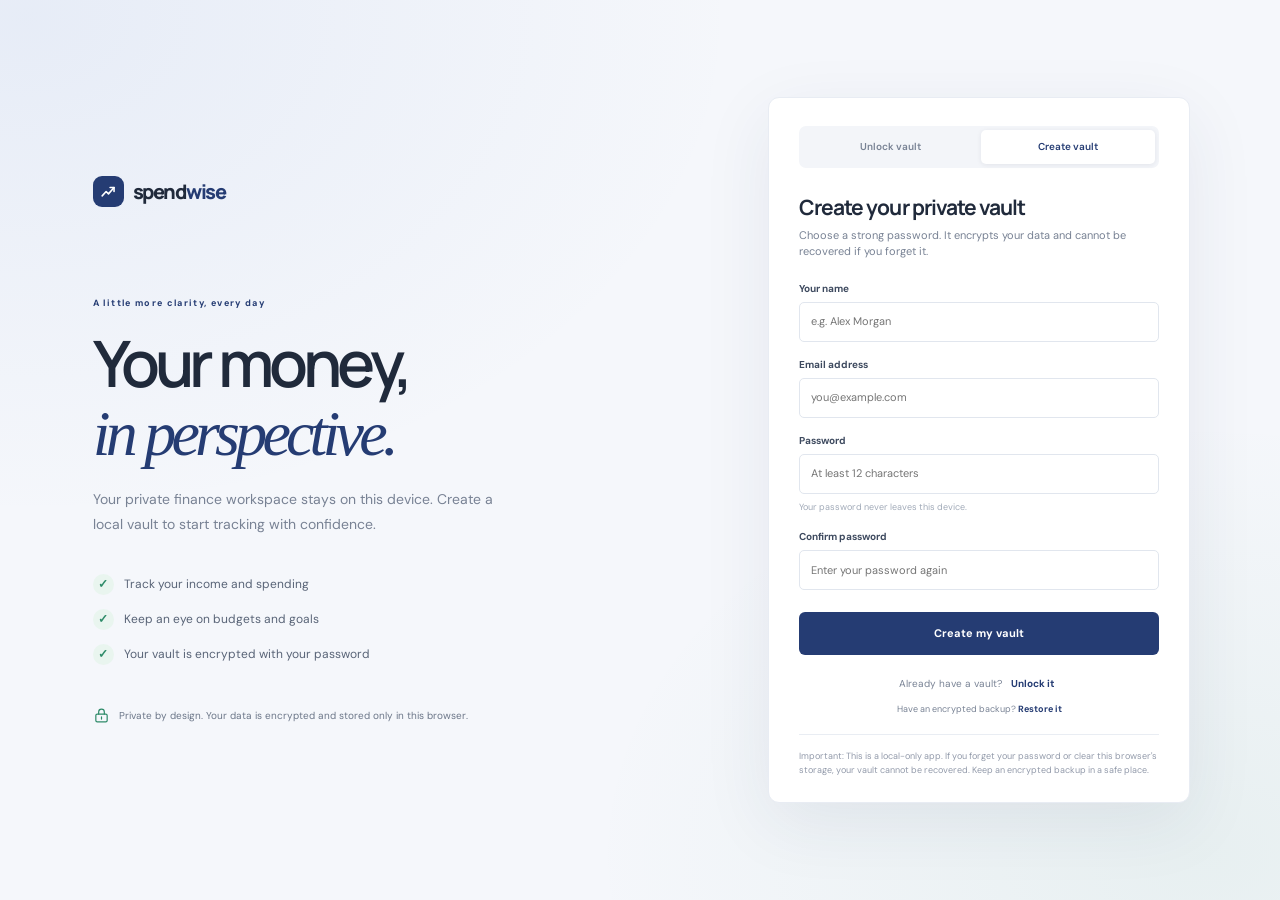
<file: index.html>
<!doctype html>
<html lang="en">
<head>
  <meta charset="utf-8">
  <meta name="viewport" content="width=device-width, initial-scale=1">
  <meta name="description" content="SpendWise helps you understand your money, plan your budget, and make progress toward your goals.">
  <meta name="theme-color" content="#f5f7fb">
  <title>SpendWise — Your money, in perspective</title>
  <link rel="preconnect" href="https://fonts.googleapis.com">
  <link rel="preconnect" href="https://fonts.gstatic.com" crossorigin>
  <link href="https://fonts.googleapis.com/css2?family=DM+Sans:wght@400;500;600;700&family=Manrope:wght@400;500;600;700;800&display=swap" rel="stylesheet">
  <link rel="stylesheet" href="css/spendwise.css">
  <script src="js/spendwise.js" defer></script>
</head>
<body>
  <!-- ==============================================================
       Authentication screen
       ============================================================== -->
  <!-- This screen is shown until a vault is created or successfully unlocked. -->
  <main class="auth-shell" id="auth-screen">
    <section class="auth-panel" aria-labelledby="auth-title">
      <a class="brand auth-brand" href="#" aria-label="SpendWise home">
        <span class="brand-mark" aria-hidden="true"><svg viewBox="0 0 24 24" fill="none" stroke="currentColor" stroke-width="2" stroke-linecap="round" stroke-linejoin="round"><path d="M4 17.5 9 12l3 3 7-8"/><path d="M14 7h5v5"/></svg></span>
        <span>spend<span>wise</span></span>
      </a>
      <div class="auth-copy">
        <div class="eyebrow">A little more clarity, every day</div>
        <h1 id="auth-title">Your money,<br><em>in perspective.</em></h1>
        <p>Your private finance workspace stays on this device. Create a local vault to start tracking with confidence.</p>
      </div>
      <div class="auth-benefits" aria-label="SpendWise benefits">
        <div><span class="benefit-check">✓</span> Track your income and spending</div>
        <div><span class="benefit-check">✓</span> Keep an eye on budgets and goals</div>
        <div><span class="benefit-check">✓</span> Your vault is encrypted with your password</div>
      </div>
      <div class="auth-privacy">
        <svg viewBox="0 0 24 24" fill="none" stroke="currentColor" stroke-width="1.7" stroke-linecap="round" stroke-linejoin="round" aria-hidden="true"><rect x="4" y="10" width="16" height="11" rx="2"/><path d="M8 10V7a4 4 0 0 1 8 0v3M12 14v3"/></svg>
        <span>Private by design. Your data is encrypted and stored only in this browser.</span>
      </div>
    </section>
    <section class="auth-card" aria-label="Sign in or create a vault">
      <div class="auth-tabs" role="tablist" aria-label="Account options">
        <button class="auth-tab active" id="login-tab" type="button" role="tab" aria-selected="true">Unlock vault</button>
        <button class="auth-tab" id="register-tab" type="button" role="tab" aria-selected="false">Create vault</button>
      </div>
      <div class="auth-heading"><h2 id="auth-form-title">Welcome back</h2><p id="auth-form-description">Enter your email and password to unlock your private workspace.</p></div>
      <form id="auth-form" novalidate>
        <div class="field-group" id="auth-name-group" hidden><label for="auth-name">Your name</label><input id="auth-name" name="name" autocomplete="name" placeholder="e.g. Alex Morgan"><span class="field-error" id="auth-name-error"></span></div>
        <div class="field-group"><label for="auth-email">Email address</label><input id="auth-email" name="email" type="email" autocomplete="email" required placeholder="you@example.com"><span class="field-error" id="auth-email-error"></span></div>
        <div class="field-group"><label for="auth-password">Password</label><input id="auth-password" name="password" type="password" autocomplete="current-password" required placeholder="At least 12 characters"><span class="field-hint" id="password-hint">Your password never leaves this device.</span><span class="field-error" id="auth-password-error"></span></div>
        <div class="field-group" id="auth-confirm-group" hidden><label for="auth-confirm">Confirm password</label><input id="auth-confirm" name="confirm" type="password" autocomplete="new-password" placeholder="Enter your password again"><span class="field-error" id="auth-confirm-error"></span></div>
        <div class="auth-error" id="auth-error" role="alert" hidden></div>
        <button class="primary-button auth-submit" id="auth-submit" type="submit">Unlock my vault</button>
      </form>
      <p class="auth-footnote" id="auth-footnote">New to SpendWise? <button type="button" id="switch-to-register">Create your local vault</button></p>
      <p class="auth-restore">Have an encrypted backup? <label for="auth-restore-file">Restore it</label><input class="sr-only" type="file" id="auth-restore-file" accept="application/json,.json"></p>
      <p class="auth-warning">Important: This is a local-only app. If you forget your password or clear this browser's storage, your vault cannot be recovered. Keep an encrypted backup in a safe place.</p>
    </section>
  </main>

  <!-- ==============================================================
       Main application shell
       ============================================================== -->
  <!-- The app shell contains navigation, workspace views, and account controls. -->
  <div class="app-shell" id="app-shell" hidden>
    <!-- Primary navigation: each button activates one workspace view. -->
    <aside class="sidebar" id="sidebar">
      <a class="brand sidebar-brand" href="#" aria-label="SpendWise dashboard"><span class="brand-mark" aria-hidden="true"><svg viewBox="0 0 24 24" fill="none" stroke="currentColor" stroke-width="2" stroke-linecap="round" stroke-linejoin="round"><path d="M4 17.5 9 12l3 3 7-8"/><path d="M14 7h5v5"/></svg></span><span>spend<span>wise</span></span></a>
      <div class="workspace-label">WORKSPACE</div>
      <nav class="side-nav" aria-label="Main navigation">
        <button class="nav-item active" type="button" data-view="dashboard"><svg viewBox="0 0 24 24" fill="none" stroke="currentColor" stroke-width="1.7" aria-hidden="true"><rect x="3" y="3" width="8" height="8" rx="1.5"/><rect x="14" y="3" width="7" height="5" rx="1.5"/><rect x="14" y="11" width="7" height="10" rx="1.5"/><rect x="3" y="14" width="8" height="7" rx="1.5"/></svg><span>Overview</span></button>
        <button class="nav-item" type="button" data-view="transactions"><svg viewBox="0 0 24 24" fill="none" stroke="currentColor" stroke-width="1.7" stroke-linecap="round" aria-hidden="true"><path d="M8 6h13M8 12h13M8 18h13M3 6h.01M3 12h.01M3 18h.01"/></svg><span>Transactions</span><span class="nav-count" id="transaction-count">0</span></button>
        <button class="nav-item" type="button" data-view="budgets"><svg viewBox="0 0 24 24" fill="none" stroke="currentColor" stroke-width="1.7" stroke-linecap="round" aria-hidden="true"><circle cx="12" cy="12" r="9"/><path d="M12 7v5l3 2"/></svg><span>Budgets</span></button>
        <button class="nav-item" type="button" data-view="goals"><svg viewBox="0 0 24 24" fill="none" stroke="currentColor" stroke-width="1.7" stroke-linecap="round" aria-hidden="true"><circle cx="12" cy="12" r="9"/><circle cx="12" cy="12" r="5"/><circle cx="12" cy="12" r="1"/></svg><span>Savings goals</span></button>
        <button class="nav-item" type="button" data-view="reports"><svg viewBox="0 0 24 24" fill="none" stroke="currentColor" stroke-width="1.7" stroke-linecap="round" stroke-linejoin="round" aria-hidden="true"><path d="M4 19V5M4 19h17m-14-4 4-5 3 2 5-7"/></svg><span>Reports</span></button>
      </nav>
      <div class="sidebar-bottom">
        <button class="nav-item" type="button" data-view="settings"><svg viewBox="0 0 24 24" fill="none" stroke="currentColor" stroke-width="1.7" stroke-linecap="round" stroke-linejoin="round" aria-hidden="true"><circle cx="12" cy="12" r="3"/><path d="m19.4 15 .1.1 1.4 1.1-1.4 2.4-1.7-.7a8.6 8.6 0 0 1-1.7 1l-.3 1.8h-2.8l-.3-1.8a8.6 8.6 0 0 1-1.7-1l-1.7.7-1.4-2.4 1.4-1.1a7.5 7.5 0 0 1 0-2l-1.4-1.1 1.4-2.4 1.7.7a8.6 8.6 0 0 1 1.7-1l.3-1.8h2.8l.3 1.8a8.6 8.6 0 0 1 1.7 1l1.7-.7 1.4 2.4-1.4 1.1a7.5 7.5 0 0 1 0 2Z"/></svg><span>Settings</span></button>
        <div class="sidebar-profile"><span class="profile-avatar" id="profile-avatar">S</span><span class="profile-copy"><strong id="profile-name">Your workspace</strong><small>Personal account</small></span><button class="icon-button lock-button" id="lock-button" type="button" aria-label="Lock your vault" title="Lock vault"><svg viewBox="0 0 24 24" fill="none" stroke="currentColor" stroke-width="1.7" stroke-linecap="round" stroke-linejoin="round" aria-hidden="true"><rect x="4" y="10" width="16" height="11" rx="2"/><path d="M8 10V7a4 4 0 0 1 8 0v3M12 14v3"/></svg></button></div>
      </div>
    </aside>

    <!-- Main content area: desktop and mobile pages share this container. -->
    <div class="main-area">
      <!-- Top navigation: breadcrumb, date range, notifications, theme, and profile. -->
      <header class="topbar">
        <div class="topbar-left"><button class="icon-button mobile-menu" id="mobile-menu" type="button" aria-label="Toggle navigation" aria-expanded="false"><svg viewBox="0 0 24 24" fill="none" stroke="currentColor" stroke-width="1.7" stroke-linecap="round" aria-hidden="true"><path d="M4 7h16M4 12h16M4 17h16"/></svg></button><div class="breadcrumb"><span>Workspace</span><span class="crumb-separator">/</span><strong id="page-title">Overview</strong></div></div>
        <div class="topbar-actions">
          <label class="period-control"><span class="sr-only">Dashboard date range</span><svg viewBox="0 0 24 24" fill="none" stroke="currentColor" stroke-width="1.7" stroke-linecap="round" stroke-linejoin="round" aria-hidden="true"><rect x="3" y="5" width="18" height="16" rx="2"/><path d="M16 3v4M8 3v4M3 10h18"/></svg><select id="dashboard-period" aria-label="Dashboard date range"><option value="month">This month</option><option value="last-month">Last month</option><option value="year">This year</option><option value="all">All time</option></select></label>
          <button class="icon-button notification-button" id="notification-button" type="button" aria-label="View budget notifications" title="Budget notifications"><svg viewBox="0 0 24 24" fill="none" stroke="currentColor" stroke-width="1.7" stroke-linecap="round" stroke-linejoin="round" aria-hidden="true"><path d="M18 9a6 6 0 0 0-12 0c0 7-3 7-3 9h18c0-2-3-2-3-9M10 21h4"/></svg><span class="notification-dot" id="notification-dot" hidden></span></button>
          <button class="icon-button theme-toggle" id="theme-toggle" type="button" aria-label="Toggle dark mode" title="Toggle dark mode"><svg viewBox="0 0 24 24" fill="none" stroke="currentColor" stroke-width="1.7" stroke-linecap="round" stroke-linejoin="round" aria-hidden="true"><circle cx="12" cy="12" r="4"/><path d="M12 2v2M12 20v2M4.93 4.93l1.42 1.42m11.3 11.3 1.42 1.42M2 12h2m16 0h2M4.93 19.07l1.42-1.42m11.3-11.3 1.42-1.42"/></svg></button>
          <button class="top-avatar" id="top-avatar" type="button" data-view="settings" aria-label="Open account settings">S</button>
        </div>
      </header>

      <!-- Workspace views: only the active section is visible at a time. -->
      <div class="view-container">
        <!-- Dashboard: overview cards, charts, recent transactions, and budget summary. -->
        <section class="app-view active" id="view-dashboard" aria-labelledby="dashboard-heading">
          <div class="page-heading"><div><div class="eyebrow">YOUR FINANCES, AT A GLANCE</div><h1 id="dashboard-heading">Good day, <span id="greeting-name">friend</span>.</h1><p>Here’s how things are looking with your money.</p></div><button class="primary-button" type="button" data-action="add-transaction"><svg viewBox="0 0 24 24" fill="none" stroke="currentColor" stroke-width="1.8" stroke-linecap="round" aria-hidden="true"><path d="M12 5v14M5 12h14"/></svg>Add transaction</button></div>
          <div class="stat-grid">
            <article class="stat-card balance-card"><div class="stat-top"><span class="stat-label">Total balance</span><span class="stat-icon navy"><svg viewBox="0 0 24 24" fill="none" stroke="currentColor" stroke-width="1.7" stroke-linecap="round" stroke-linejoin="round" aria-hidden="true"><rect x="3" y="5" width="18" height="14" rx="2"/><path d="M3 10h18M7 15h3"/></svg></span></div><div class="stat-value" id="stat-balance">$0.00</div><div class="stat-foot"><span class="stat-indicator neutral"></span>All recorded time</div></article>
            <article class="stat-card"><div class="stat-top"><span class="stat-label">Income</span><span class="stat-icon green"><svg viewBox="0 0 24 24" fill="none" stroke="currentColor" stroke-width="1.7" stroke-linecap="round" stroke-linejoin="round" aria-hidden="true"><path d="M12 19V5M6 11l6-6 6 6"/></svg></span></div><div class="stat-value" id="stat-income">$0.00</div><div class="stat-foot"><span class="stat-indicator positive"></span><span id="income-period-label">This month</span></div></article>
            <article class="stat-card"><div class="stat-top"><span class="stat-label">Expenses</span><span class="stat-icon red"><svg viewBox="0 0 24 24" fill="none" stroke="currentColor" stroke-width="1.7" stroke-linecap="round" stroke-linejoin="round" aria-hidden="true"><path d="M12 5v14m6-6-6 6-6-6"/></svg></span></div><div class="stat-value" id="stat-expenses">$0.00</div><div class="stat-foot"><span class="stat-indicator negative"></span><span id="expense-period-label">This month</span></div></article>
            <article class="stat-card"><div class="stat-top"><span class="stat-label">Net savings</span><span class="stat-icon blue"><svg viewBox="0 0 24 24" fill="none" stroke="currentColor" stroke-width="1.7" stroke-linecap="round" stroke-linejoin="round" aria-hidden="true"><path d="M4 17.5 9 12l3 3 7-8"/><path d="M14 7h5v5"/></svg></span></div><div class="stat-value" id="stat-savings">$0.00</div><div class="stat-foot"><span class="stat-indicator neutral"></span><span id="savings-rate">Income minus expenses</span></div></article>
          </div>
          <div class="dashboard-grid">
            <article class="panel chart-panel"><div class="panel-heading"><div><h2>Income vs. expenses</h2><p>Your money in and out over the last six months</p></div><span class="chart-legend"><i class="legend-income"></i>Income <i class="legend-expenses"></i>Expenses</span></div><div class="chart-wrap" id="trend-chart" role="img" aria-label="Income and expenses over the last six months"></div></article>
            <article class="panel"><div class="panel-heading"><div><h2>Spending breakdown</h2><p>Where your money went this month</p></div><button class="panel-more" type="button" data-view="reports" aria-label="View spending report">•••</button></div><div class="donut-layout"><div class="donut-chart" id="category-chart" role="img" aria-label="Expense categories"></div><div class="chart-legend-list" id="category-legend"></div></div></article>
          </div>
          <div class="dashboard-grid lower-grid">
            <article class="panel"><div class="panel-heading"><div><h2>Recent transactions</h2><p>Your latest money moves</p></div><button class="text-button" type="button" data-view="transactions">View all <span aria-hidden="true">→</span></button></div><div class="table-scroll"><table class="data-table compact"><thead><tr><th>Transaction</th><th>Category</th><th>Date</th><th class="align-right">Amount</th></tr></thead><tbody id="recent-transactions"></tbody></table></div><div class="empty-state small-empty" id="recent-empty" hidden><div class="empty-icon">↗</div><h3>No activity yet</h3><p>Add your first income or expense to see it here.</p><button class="text-button" type="button" data-action="add-transaction">Add a transaction →</button></div></article>
            <article class="panel budget-summary-panel"><div class="panel-heading"><div><h2>Budget check-in</h2><p>Your monthly spending limits</p></div><button class="text-button" type="button" data-view="budgets">Manage <span aria-hidden="true">→</span></button></div><div class="budget-summary-list" id="budget-summary"></div><div class="empty-state small-empty" id="budget-summary-empty" hidden><div class="empty-icon">◷</div><h3>No budgets set</h3><p>Give your spending a gentle monthly guide.</p><button class="text-button" type="button" data-action="add-budget">Create a budget →</button></div></article>
          </div>
        </section>

        <!-- Transactions: search, filtering, editing, deleting, and CSV export. -->
        <section class="app-view" id="view-transactions" aria-labelledby="transactions-heading" hidden>
          <div class="page-heading"><div><div class="eyebrow">YOUR MONEY, ORGANIZED</div><h1 id="transactions-heading">Transactions</h1><p>Every in and out, all in one place.</p></div><button class="primary-button" type="button" data-action="add-transaction"><svg viewBox="0 0 24 24" fill="none" stroke="currentColor" stroke-width="1.8" stroke-linecap="round" aria-hidden="true"><path d="M12 5v14M5 12h14"/></svg>Add transaction</button></div>
          <div class="panel">
            <div class="filter-toolbar"><label class="search-control"><svg viewBox="0 0 24 24" fill="none" stroke="currentColor" stroke-width="1.7" stroke-linecap="round" stroke-linejoin="round" aria-hidden="true"><circle cx="10.8" cy="10.8" r="6.8"/><path d="m16 16 4 4"/></svg><input id="transaction-search" type="search" placeholder="Search transactions..." aria-label="Search transactions"></label><select id="transaction-type-filter" class="select-control" aria-label="Filter by transaction type"><option value="all">All types</option><option value="expense">Expenses</option><option value="income">Income</option></select><select id="transaction-category-filter" class="select-control" aria-label="Filter by category"><option value="all">All categories</option></select><select id="transaction-date-filter" class="select-control" aria-label="Filter by date"><option value="all">All dates</option><option value="month">This month</option><option value="last-month">Last month</option><option value="year">This year</option></select><button class="secondary-button export-csv-button" type="button" data-action="export-csv"><svg viewBox="0 0 24 24" fill="none" stroke="currentColor" stroke-width="1.7" stroke-linecap="round" stroke-linejoin="round" aria-hidden="true"><path d="M12 3v12m-5-5 5 5 5-5M4 17v4h16v-4"/></svg>Export CSV</button></div>
            <div class="table-scroll"><table class="data-table"><thead><tr><th>Transaction</th><th>Category</th><th>Payment method</th><th>Date</th><th class="align-right">Amount</th><th><span class="sr-only">Actions</span></th></tr></thead><tbody id="transaction-rows"></tbody></table></div>
            <div class="empty-state" id="transaction-empty" hidden><div class="empty-icon">⌕</div><h3>No transactions found</h3><p>Try changing your filters, or add your first transaction.</p><button class="primary-button" type="button" data-action="add-transaction">Add transaction</button></div>
            <div class="table-footer"><span id="transaction-result-count">0 transactions</span><button class="text-button" id="clear-transaction-filters" type="button">Clear filters</button></div>
          </div>
        </section>

        <!-- Budgets: monthly limits and spending progress for selected categories. -->
        <section class="app-view" id="view-budgets" aria-labelledby="budgets-heading" hidden>
          <div class="page-heading"><div><div class="eyebrow">A PLAN THAT FEELS LIKE YOU</div><h1 id="budgets-heading">Monthly budgets</h1><p>Set a thoughtful limit and keep your month in view.</p></div><button class="primary-button" type="button" data-action="add-budget"><svg viewBox="0 0 24 24" fill="none" stroke="currentColor" stroke-width="1.8" stroke-linecap="round" aria-hidden="true"><path d="M12 5v14M5 12h14"/></svg>Create budget</button></div>
          <div class="budget-totals" id="budget-totals"></div><div class="budget-card-grid" id="budget-cards"></div>
          <div class="empty-state panel empty-panel" id="budget-empty" hidden><div class="empty-icon">◷</div><h3>Start with one category</h3><p>Budgets are flexible monthly guides. Create one for an area you'd like to keep an eye on.</p><button class="primary-button" type="button" data-action="add-budget">Create your first budget</button></div>
        </section>

        <!-- Savings goals: targets, progress, deadlines, and contributions. -->
        <section class="app-view" id="view-goals" aria-labelledby="goals-heading" hidden>
          <div class="page-heading"><div><div class="eyebrow">LITTLE STEPS ADD UP</div><h1 id="goals-heading">Savings goals</h1><p>Make room for what you're looking forward to.</p></div><button class="primary-button" type="button" data-action="add-goal"><svg viewBox="0 0 24 24" fill="none" stroke="currentColor" stroke-width="1.8" stroke-linecap="round" aria-hidden="true"><path d="M12 5v14M5 12h14"/></svg>Create a goal</button></div>
          <div class="goal-overview panel" id="goal-overview"></div><div class="goal-grid" id="goal-cards"></div>
          <div class="empty-state panel empty-panel" id="goals-empty" hidden><div class="empty-icon">◎</div><h3>What are you saving for?</h3><p>Set a target, add contributions as you go, and celebrate the progress.</p><button class="primary-button" type="button" data-action="add-goal">Create your first goal</button></div>
        </section>

        <!-- Reports: period totals, category spending, budget performance, and export. -->
        <section class="app-view" id="view-reports" aria-labelledby="reports-heading" hidden>
          <div class="page-heading"><div><div class="eyebrow">A CLEARER VIEW OF YOUR MONEY</div><h1 id="reports-heading">Reports</h1><p>Understand your spending and income over time.</p></div><div class="heading-actions"><select id="report-period" class="select-control" aria-label="Report period"><option value="month">This month</option><option value="last-month">Last month</option><option value="year">This year</option><option value="all">All time</option></select><button class="secondary-button" type="button" data-action="print-report"><svg viewBox="0 0 24 24" fill="none" stroke="currentColor" stroke-width="1.7" stroke-linecap="round" stroke-linejoin="round" aria-hidden="true"><path d="M6 9V3h12v6M6 18H4a2 2 0 0 1-2-2v-5a2 2 0 0 1 2-2h16a2 2 0 0 1 2 2v5a2 2 0 0 1-2 2h-2"/><path d="M6 14h12v7H6z"/></svg>Save as PDF</button><button class="secondary-button" type="button" data-action="export-csv"><svg viewBox="0 0 24 24" fill="none" stroke="currentColor" stroke-width="1.7" stroke-linecap="round" stroke-linejoin="round" aria-hidden="true"><path d="M12 3v12m-5-5 5 5 5-5M4 17v4h16v-4"/></svg>Export CSV</button></div></div>
          <div class="stat-grid report-stat-grid" id="report-stats"></div>
          <div class="report-grid"><article class="panel"><div class="panel-heading"><div><h2>Spending by category</h2><p>For your selected reporting period</p></div></div><div class="report-category-list" id="report-categories"></div></article><article class="panel"><div class="panel-heading"><div><h2>Budget performance</h2><p>Actual spending compared with your monthly limits</p></div></div><div class="report-budget-list" id="report-budgets"></div></article></div>
          <article class="panel report-transactions"><div class="panel-heading"><div><h2>Transaction details</h2><p id="report-period-caption">For your selected reporting period</p></div></div><div class="table-scroll"><table class="data-table"><thead><tr><th>Date</th><th>Description</th><th>Type</th><th>Category</th><th class="align-right">Amount</th></tr></thead><tbody id="report-rows"></tbody></table></div><div class="empty-state small-empty" id="report-empty" hidden><h3>No transactions in this period</h3><p>Once you add transactions, you'll find your report here.</p></div></article>
        </section>

        <!-- Settings: profile, privacy, categories, and recurring transaction controls. -->
        <section class="app-view" id="view-settings" aria-labelledby="settings-heading" hidden>
          <div class="page-heading"><div><div class="eyebrow">MAKE IT YOURS</div><h1 id="settings-heading">Settings</h1><p>Your preferences and private workspace.</p></div></div>
          <div class="settings-grid">
            <article class="panel settings-panel"><div class="settings-title"><span class="settings-icon"><svg viewBox="0 0 24 24" fill="none" stroke="currentColor" stroke-width="1.7" stroke-linecap="round" stroke-linejoin="round" aria-hidden="true"><circle cx="12" cy="8" r="4"/><path d="M4 21a8 8 0 0 1 16 0"/></svg></span><div><h2>Profile &amp; preferences</h2><p>Choose how SpendWise looks and feels.</p></div></div>
              <form id="settings-form" class="settings-form"><div class="field-group"><label for="settings-name">Display name</label><input id="settings-name" name="name" required maxlength="60"></div><div class="field-group"><label for="settings-currency">Display currency</label><select id="settings-currency" name="currency"><option value="USD">US Dollar (USD)</option><option value="EUR">Euro (EUR)</option><option value="GBP">British Pound (GBP)</option><option value="PHP">Philippine Peso (PHP)</option><option value="CAD">Canadian Dollar (CAD)</option><option value="AUD">Australian Dollar (AUD)</option></select><span class="field-hint">Changing currency changes display only; it does not convert recorded amounts.</span></div><div class="field-group"><label for="warning-threshold">Budget warning threshold</label><div class="input-suffix"><input id="warning-threshold" name="warningThreshold" type="number" min="50" max="99" step="1" required><span>%</span></div><span class="field-hint">Get a warning when a budget reaches this percentage. A separate alert appears at 100%.</span></div><button class="primary-button" type="submit">Save preferences</button></form>
            </article>
            <article class="panel settings-panel"><div class="settings-title"><span class="settings-icon"><svg viewBox="0 0 24 24" fill="none" stroke="currentColor" stroke-width="1.7" stroke-linecap="round" stroke-linejoin="round" aria-hidden="true"><path d="M12 3 4 7v5c0 5 3.5 7.5 8 9 4.5-1.5 8-4 8-9V7l-8-4Z"/><path d="m9 12 2 2 4-4"/></svg></span><div><h2>Privacy &amp; backup</h2><p>Your encrypted vault stays in this browser.</p></div></div>
              <div class="privacy-note"><strong>Encrypted on this device</strong><p>Your financial data is encrypted with your password before it is saved. SpendWise cannot recover a forgotten password.</p></div><div class="settings-actions"><button class="secondary-button" type="button" data-action="backup-vault">Download encrypted backup</button><label class="secondary-button file-button" for="restore-file">Restore encrypted backup</label><input class="sr-only" type="file" id="restore-file" accept="application/json,.json"></div><p class="field-hint">A backup file is encrypted. You will need your password to unlock it after restoring.</p><button class="danger-button" type="button" id="lock-from-settings">Lock vault</button>
            </article>
            <article class="panel settings-panel category-settings"><div class="settings-title"><span class="settings-icon"><svg viewBox="0 0 24 24" fill="none" stroke="currentColor" stroke-width="1.7" stroke-linecap="round" stroke-linejoin="round" aria-hidden="true"><path d="M4 5h16M4 12h16M4 19h16"/><circle cx="9" cy="5" r="2" fill="currentColor"/><circle cx="15" cy="12" r="2" fill="currentColor"/><circle cx="8" cy="19" r="2" fill="currentColor"/></svg></span><div><h2>Categories</h2><p>Keep transactions organized your way.</p></div></div>
              <div class="category-settings-columns"><div><h3>Expenses</h3><div id="expense-category-list" class="tag-list"></div><form id="add-expense-category" class="inline-add"><label class="sr-only" for="new-expense-category">New expense category</label><input id="new-expense-category" maxlength="24" placeholder="Add a category"><button class="secondary-button" type="submit">Add</button></form></div><div><h3>Income</h3><div id="income-category-list" class="tag-list"></div><form id="add-income-category" class="inline-add"><label class="sr-only" for="new-income-category">New income category</label><input id="new-income-category" maxlength="24" placeholder="Add a category"><button class="secondary-button" type="submit">Add</button></form></div></div>
            </article>
            <article class="panel settings-panel recurring-settings"><div class="settings-title"><span class="settings-icon"><svg viewBox="0 0 24 24" fill="none" stroke="currentColor" stroke-width="1.7" stroke-linecap="round" stroke-linejoin="round" aria-hidden="true"><path d="M20 7v5h-5M4 17v-5h5"/><path d="M5.6 9a7 7 0 0 1 11.6-2L20 12M4 12l2.8 5a7 7 0 0 0 11.6-2"/></svg></span><div><h2>Recurring transactions</h2><p>Review and stop automatic entries.</p></div></div><div id="recurring-list" class="recurring-list"></div><p class="field-hint">Entries are generated on the next visit when they become due.</p></article>
          </div>
        </section>
      </div>
    </div>
  </div>

  <div class="modal-layer" id="modal-layer" hidden><section class="modal-card" id="modal-card" role="dialog" aria-modal="true" aria-labelledby="modal-title"></section></div>
  <div class="notification-popover" id="notification-popover" hidden aria-live="polite"></div>
  <div class="toast-region" id="toast-region" role="status" aria-live="polite"></div>
</body>
</html>
</file>
<file: css/spendwise.css>
:root {
  /* ==============================================================
     Theme tokens
     ============================================================== */
  /* Reuse these variables so colors and surfaces stay consistent across features. */
  color-scheme: light;
  --page: #f5f7fb;
  --surface: #fff;
  --surface-soft: #f8f9fc;
  --ink: #202a3b;
  --muted: #788294;
  --subtle: #a1aab8;
  --line: #e9edf3;
  --navy: #253c73;
  --navy-dark: #1c2f60;
  --navy-soft: #edf1fb;
  --green: #2e8b69;
  --green-soft: #e9f5ef;
  --red: #d66b72;
  --red-soft: #fff0f0;
  --blue: #5791d5;
  --blue-soft: #eaf3ff;
  --amber: #cf9a43;
  --amber-soft: #fff7e8;
  --shadow: 0 5px 22px rgba(37, 52, 83, .045);
  --sans: "DM Sans", sans-serif;
  --display: "Manrope", sans-serif;
}

* {
  box-sizing: border-box;
}

body {
  margin: 0;
  background: var(--page);
  color: var(--ink);
  font: 13px/1.5 var(--sans);
  -webkit-font-smoothing: antialiased;
}

button,
input,
select {
  font: inherit;
}

button,
label {
  -webkit-tap-highlight-color: transparent;
}

button {
  color: inherit;
}

svg {
  display: block;
  width: 18px;
  height: 18px;
}

[hidden] {
  display: none !important;
}

.sr-only {
  position: absolute;
  width: 1px;
  height: 1px;
  padding: 0;
  margin: -1px;
  overflow: hidden;
  clip: rect(0, 0, 0, 0);
  white-space: nowrap;
  border: 0;
}

.brand {
  display: inline-flex;
  align-items: center;
  gap: 9px;
  color: var(--ink);
  font: 800 20px/1 var(--display);
  letter-spacing: -.075em;
  text-decoration: none;
}

.brand>span:last-child>span {
  color: var(--navy);
}

.brand-mark {
  width: 31px;
  height: 31px;
  display: grid;
  place-items: center;
  border-radius: 9px;
  background: var(--navy);
  color: white;
}

.brand-mark svg {
  width: 19px;
  height: 19px;
}

/* ==============================================================
   Shared buttons and labels
   ============================================================== */
/* Primary actions use a strong navy fill; secondary actions keep a light border. */
.eyebrow {
  color: var(--navy);
  font-size: 9px;
  font-weight: 700;
  letter-spacing: .15em;
}

.primary-button,
.secondary-button,
.danger-button {
  min-height: 39px;
  display: inline-flex;
  align-items: center;
  justify-content: center;
  gap: 8px;
  border: 1px solid transparent;
  border-radius: 6px;
  padding: 0 14px;
  font-size: 11px;
  font-weight: 700;
  cursor: pointer;
  transition: background .18s, border-color .18s, transform .18s;
}

.primary-button {
  background: var(--navy);
  color: #fff;
}

.primary-button:hover {
  background: var(--navy-dark);
  transform: translateY(-1px);
}

.primary-button svg,
.secondary-button svg {
  width: 15px;
  height: 15px;
}

.secondary-button {
  border-color: var(--line);
  background: var(--surface);
  color: var(--ink);
}

.secondary-button:hover {
  border-color: #c6d0e0;
  background: var(--surface-soft);
}

.danger-button {
  border-color: #f1d4d5;
  background: var(--surface);
  color: #ad4c54;
}

.danger-button:hover {
  background: var(--red-soft);
}

.text-button {
  border: 0;
  background: transparent;
  color: var(--navy);
  padding: 4px 0;
  font-size: 10px;
  font-weight: 700;
  cursor: pointer;
}

.text-button:hover {
  color: #4970bc;
}

.icon-button {
  position: relative;
  width: 37px;
  height: 37px;
  display: inline-grid;
  place-items: center;
  border: 1px solid var(--line);
  border-radius: 6px;
  background: var(--surface);
  color: #677286;
  cursor: pointer;
}

.icon-button:hover {
  border-color: #cbd4e2;
  color: var(--navy);
}

.icon-button svg {
  width: 17px;
  height: 17px;
}

button:focus-visible,
a:focus-visible,
input:focus-visible,
select:focus-visible,
label.file-button:focus-within {
  outline: 3px solid rgba(81, 135, 209, .42);
  outline-offset: 2px;
}

/* Local password-protected vault */
.auth-shell {
  min-height: 100vh;
  display: grid;
  grid-template-columns: minmax(0, 1fr) minmax(400px, .75fr);
  align-items: center;
  gap: clamp(45px, 9vw, 140px);
  padding: 56px max(7vw, 32px);
  background:
    radial-gradient(ellipse at 2% 2%, rgba(86, 128, 205, .09), transparent 40%),
    radial-gradient(ellipse at 94% 95%, rgba(52, 140, 104, .07), transparent 36%),
    var(--page);
}

.auth-panel {
  width: min(100%, 560px);
  justify-self: end;
}

.auth-brand {
  margin-bottom: clamp(55px, 10vh, 105px);
}

.auth-copy .eyebrow {
  margin-bottom: 18px;
}

.auth-copy h1 {
  margin: 0 0 18px;
  font: 600 clamp(43px, 5vw, 65px)/1.07 var(--display);
  letter-spacing: -.075em;
}

.auth-copy h1 em {
  color: var(--navy);
  font-family: Georgia, serif;
  font-weight: 400;
}

.auth-copy p {
  max-width: 430px;
  margin: 0;
  color: var(--muted);
  font-size: 14px;
  line-height: 1.8;
}

.auth-benefits {
  display: grid;
  gap: 14px;
  margin-top: 37px;
  color: #596477;
  font-size: 12px;
}

.auth-benefits>div {
  display: flex;
  align-items: center;
  gap: 10px;
}

.benefit-check {
  width: 21px;
  height: 21px;
  display: grid;
  place-items: center;
  border-radius: 50%;
  background: var(--green-soft);
  color: var(--green);
  font-size: 12px;
  font-weight: 700;
}

.auth-privacy {
  max-width: 410px;
  display: flex;
  align-items: flex-start;
  gap: 9px;
  margin-top: 42px;
  color: #6b7688;
  font-size: 10px;
  line-height: 1.7;
}

.auth-privacy svg {
  width: 17px;
  height: 17px;
  flex: 0 0 auto;
  color: var(--green);
}

.auth-card {
  width: min(100%, 425px);
  justify-self: start;
  padding: 28px 30px 24px;
  border: 1px solid #e8ecf3;
  border-radius: 11px;
  background: var(--surface);
  box-shadow: 0 20px 70px rgba(36, 52, 83, .08);
}

.auth-tabs {
  display: grid;
  grid-template-columns: 1fr 1fr;
  gap: 4px;
  padding: 4px;
  border-radius: 7px;
  background: #f3f5f9;
}

.auth-tab {
  min-height: 34px;
  border: 0;
  border-radius: 5px;
  background: transparent;
  color: var(--muted);
  font-size: 10px;
  font-weight: 600;
  cursor: pointer;
}

.auth-tab.active {
  background: white;
  color: var(--navy);
  box-shadow: 0 1px 5px rgba(32, 42, 59, .08);
}

.auth-heading {
  margin: 25px 0 21px;
}

.auth-heading h2 {
  margin: 0 0 6px;
  font: 700 21px var(--display);
  letter-spacing: -.045em;
}

.auth-heading p {
  margin: 0;
  color: var(--muted);
  font-size: 11px;
}

.field-group {
  min-width: 0;
  margin-bottom: 15px;
}

.field-group label {
  display: block;
  margin-bottom: 6px;
  color: #3e4a5f;
  font-size: 10px;
  font-weight: 700;
}

.field-group input,
.field-group select,
.form-control {
  width: 100%;
  min-height: 40px;
  border: 1px solid #e1e6ee;
  border-radius: 5px;
  background: var(--surface);
  color: var(--ink);
  padding: 0 11px;
  outline: 0;
  font-size: 11px;
  transition: border-color .18s, box-shadow .18s;
}

.field-group textarea,
.form-control textarea {
  min-height: 82px;
  resize: vertical;
  padding: 9px 11px;
}

.field-group input:focus,
.field-group select:focus,
.form-control:focus {
  border-color: #7999d4;
  box-shadow: 0 0 0 3px rgba(69, 112, 190, .1);
}

.field-hint {
  display: block;
  margin-top: 6px;
  color: var(--subtle);
  font-size: 9px;
  line-height: 1.6;
}

.field-error {
  display: block;
  min-height: 0;
  margin-top: 4px;
  color: #ba525c;
  font-size: 9px;
}

.auth-submit {
  width: 100%;
  margin-top: 7px;
  min-height: 43px;
}

.auth-footnote {
  margin: 20px 0 0;
  color: var(--muted);
  text-align: center;
  font-size: 10px;
}

.auth-footnote button {
  border: 0;
  background: transparent;
  color: var(--navy);
  font-weight: 700;
  cursor: pointer;
}

.auth-restore {
  margin: 11px 0 0;
  color: var(--muted);
  text-align: center;
  font-size: 9px;
}

.auth-restore label {
  color: var(--navy);
  font-weight: 700;
  cursor: pointer;
}

.auth-restore label:hover {
  text-decoration: underline;
}

.auth-warning {
  margin: 17px 0 0;
  padding-top: 14px;
  border-top: 1px solid var(--line);
  color: #929aaa;
  font-size: 9px;
  line-height: 1.65;
}

.auth-error {
  margin: 5px 0 9px;
  color: #ad4c54;
  font-size: 10px;
}

/* App frame and navigation */
.app-shell {
  min-height: 100vh;
}

.sidebar {
  width: 238px;
  position: fixed;
  inset: 0 auto 0 0;
  z-index: 5;
  display: flex;
  flex-direction: column;
  padding: 27px 16px 14px;
  border-right: 1px solid var(--line);
  background: var(--surface);
}

.sidebar-brand {
  padding: 0 8px;
}

.workspace-label {
  margin: 42px 10px 12px;
  color: #a1a9b5;
  font-size: 8px;
  font-weight: 700;
  letter-spacing: .15em;
}

.side-nav {
  display: grid;
  gap: 4px;
}

.nav-item {
  width: 100%;
  min-height: 41px;
  display: flex;
  align-items: center;
  gap: 12px;
  border: 0;
  border-radius: 6px;
  background: transparent;
  color: #748093;
  padding: 0 11px;
  text-align: left;
  font-size: 11px;
  cursor: pointer;
  transition: background .18s, color .18s;
}

.nav-item svg {
  width: 17px;
  height: 17px;
  flex: 0 0 auto;
}

.nav-item:hover {
  background: var(--surface-soft);
  color: var(--navy);
}

.nav-item.active {
  background: var(--navy-soft);
  color: var(--navy);
  font-weight: 700;
}

.nav-count {
  margin-left: auto;
  color: #9da7b7;
  font-size: 9px;
}

.sidebar-bottom {
  margin-top: auto;
}

.sidebar-bottom>.nav-item {
  margin-bottom: 12px;
}

.sidebar-profile {
  min-height: 56px;
  display: flex;
  align-items: center;
  gap: 9px;
  padding: 10px 2px 0;
  border-top: 1px solid var(--line);
}

.profile-avatar,
.top-avatar {
  width: 31px;
  height: 31px;
  display: grid;
  place-items: center;
  flex: 0 0 auto;
  border: 0;
  border-radius: 50%;
  background: #e7eefb;
  color: var(--navy);
  font-size: 11px;
  font-weight: 700;
}

.profile-copy {
  min-width: 0;
  display: grid;
  gap: 2px;
  margin-right: auto;
}

.profile-copy strong {
  overflow: hidden;
  color: #3f4b60;
  font-size: 10px;
  text-overflow: ellipsis;
  white-space: nowrap;
}

.profile-copy small {
  color: #9ba4b2;
  font-size: 8px;
}

.lock-button {
  width: 30px;
  height: 30px;
  border: 0;
  background: transparent;
}

.lock-button svg {
  width: 15px;
  height: 15px;
}

.main-area {
  min-height: 100vh;
  margin-left: 238px;
}

.topbar {
  min-height: 64px;
  position: sticky;
  top: 0;
  z-index: 4;
  display: flex;
  align-items: center;
  justify-content: space-between;
  gap: 20px;
  padding: 0 35px;
  border-bottom: 1px solid var(--line);
  background: color-mix(in srgb, var(--surface) 92%, transparent);
  backdrop-filter: blur(12px);
}

.topbar-left,
.topbar-actions {
  display: flex;
  align-items: center;
  gap: 12px;
}

.breadcrumb {
  display: flex;
  align-items: center;
  gap: 9px;
  color: #9aa3b1;
  font-size: 10px;
}

.breadcrumb strong {
  color: #465166;
  font-weight: 700;
}

.crumb-separator {
  color: #c5cbd4;
}

.period-control {
  min-height: 35px;
  display: flex;
  align-items: center;
  gap: 8px;
  padding: 0 10px;
  border: 1px solid var(--line);
  border-radius: 5px;
  background: var(--surface);
  color: #737f92;
}

.period-control svg {
  width: 15px;
  height: 15px;
}

.period-control select {
  max-width: 110px;
  border: 0;
  outline: 0;
  background: transparent;
  color: #4b566b;
  font-size: 10px;
  cursor: pointer;
}

.top-avatar {
  width: 33px;
  height: 33px;
  cursor: pointer;
}

.notification-dot {
  width: 6px;
  height: 6px;
  position: absolute;
  top: 7px;
  right: 7px;
  border: 1px solid white;
  border-radius: 50%;
  background: var(--red);
}

.mobile-menu {
  display: none;
}

.view-container {
  width: min(1390px, 100%);
  margin: 0 auto;
  padding: 30px 35px 55px;
}

.app-view {
  display: none;
}

.app-view.active {
  display: block;
  animation: appear .18s ease-out;
}

@keyframes appear {
  from {
    opacity: .6;
    transform: translateY(3px);
  }

  to {
    opacity: 1;
    transform: translateY(0);
  }
}

.page-heading {
  display: flex;
  align-items: flex-end;
  justify-content: space-between;
  gap: 18px;
  margin-bottom: 22px;
}

.page-heading .eyebrow {
  margin-bottom: 8px;
}

.page-heading h1 {
  margin: 0 0 6px;
  font: 700 27px/1.2 var(--display);
  letter-spacing: -.06em;
}

.page-heading p {
  margin: 0;
  color: var(--muted);
  font-size: 11px;
}

.page-heading>.primary-button {
  flex: 0 0 auto;
}

.heading-actions {
  display: flex;
  flex-wrap: wrap;
  align-items: center;
  justify-content: flex-end;
  gap: 8px;
}

.select-control {
  min-height: 36px;
  border: 1px solid var(--line);
  border-radius: 5px;
  background: var(--surface);
  color: #5b667a;
  padding: 0 11px;
  font-size: 10px;
  outline: 0;
}

/* Dashboard cards and charts */
.stat-grid {
  display: grid;
  grid-template-columns: repeat(4, minmax(0, 1fr));
  gap: 13px;
  margin-bottom: 16px;
}

.stat-card,
.panel,
.budget-total-card,
.budget-card,
.goal-card {
  min-width: 0;
  border: 1px solid var(--line);
  border-radius: 7px;
  background: var(--surface);
  box-shadow: var(--shadow);
}

.stat-card {
  min-height: 117px;
  padding: 16px 17px 14px;
}

.stat-top {
  display: flex;
  align-items: center;
  justify-content: space-between;
}

.stat-label {
  color: #7c8798;
  font-size: 10px;
  font-weight: 600;
}

.stat-icon {
  width: 29px;
  height: 29px;
  display: grid;
  place-items: center;
  border-radius: 7px;
}

.stat-icon svg {
  width: 15px;
  height: 15px;
}

.stat-icon.navy {
  background: var(--navy-soft);
  color: var(--navy);
}

.stat-icon.green {
  background: var(--green-soft);
  color: var(--green);
}

.stat-icon.red {
  background: var(--red-soft);
  color: var(--red);
}

.stat-icon.blue {
  background: var(--blue-soft);
  color: var(--blue);
}

.stat-value {
  overflow: hidden;
  margin: 8px 0 7px;
  font: 700 23px/1.1 var(--display);
  letter-spacing: -.06em;
  text-overflow: ellipsis;
}

.stat-foot {
  display: flex;
  align-items: center;
  gap: 6px;
  color: #9ba4b2;
  font-size: 9px;
}

.stat-indicator {
  width: 6px;
  height: 6px;
  border-radius: 50%;
  background: #b7c0cc;
}

.stat-indicator.positive {
  background: var(--green);
}

.stat-indicator.negative {
  background: var(--red);
}

.dashboard-grid {
  display: grid;
  grid-template-columns: minmax(0, 1.55fr) minmax(280px, 1fr);
  gap: 14px;
  margin-bottom: 14px;
}

.panel {
  padding: 17px 18px;
}

.panel-heading {
  display: flex;
  align-items: flex-start;
  justify-content: space-between;
  gap: 12px;
  margin-bottom: 17px;
}

.panel-heading h2,
.settings-title h2 {
  margin: 0 0 4px;
  font: 700 13px/1.35 var(--display);
  letter-spacing: -.025em;
}

.panel-heading p,
.settings-title p {
  margin: 0;
  color: var(--muted);
  font-size: 9px;
}

.panel-more {
  border: 0;
  background: transparent;
  color: #8d98a9;
  letter-spacing: 1px;
  cursor: pointer;
}

.chart-legend {
  display: inline-flex;
  align-items: center;
  gap: 6px;
  color: #788395;
  font-size: 8px;
  white-space: nowrap;
}

.chart-legend i {
  width: 7px;
  height: 7px;
  display: inline-block;
  border-radius: 2px;
}

.legend-income {
  background: var(--navy);
  margin-left: 8px;
}

.legend-expenses {
  background: #77c1a2;
  margin-left: 7px;
}

.chart-wrap {
  height: 199px;
  overflow: hidden;
}

.chart-wrap svg {
  width: 100%;
  height: 100%;
  overflow: visible;
}

.chart-grid-line {
  stroke: var(--line);
  stroke-width: 1;
}

.chart-axis-text {
  fill: #9aa4b2;
  font: 9px var(--sans);
}

.chart-line-income,
.chart-line-expense {
  fill: none;
  stroke-width: 2.5;
  stroke-linecap: round;
  stroke-linejoin: round;
}

.chart-line-income {
  stroke: var(--navy);
}

.chart-line-expense {
  stroke: #77c1a2;
}

.chart-dot-income {
  fill: var(--navy);
  stroke: var(--surface);
  stroke-width: 1.5;
}

.chart-dot-expense {
  fill: #77c1a2;
  stroke: var(--surface);
  stroke-width: 1.5;
}

.donut-layout {
  min-height: 190px;
  display: grid;
  grid-template-columns: 150px minmax(0, 1fr);
  align-items: center;
  gap: 13px;
}

.donut-chart {
  width: 142px;
  height: 142px;
  display: grid;
  place-items: center;
  border-radius: 50%;
  background: conic-gradient(#e9edf3 0deg 360deg);
}

.donut-chart::after {
  content: "";
  width: 89px;
  height: 89px;
  grid-area: 1 / 1;
  border-radius: 50%;
  background: var(--surface);
}

.donut-center {
  z-index: 1;
  grid-area: 1 / 1;
  display: grid;
  text-align: center;
}

.donut-center strong {
  font: 700 16px var(--display);
  letter-spacing: -.045em;
}

.donut-center span {
  color: var(--muted);
  font-size: 8px;
}

.chart-legend-list {
  display: grid;
  gap: 9px;
}

.chart-legend-row {
  display: grid;
  grid-template-columns: 7px minmax(0, 1fr) auto;
  align-items: center;
  gap: 6px;
  color: #657185;
  font-size: 8px;
}

.chart-legend-row i {
  width: 7px;
  height: 7px;
  border-radius: 2px;
}

.chart-legend-row strong {
  color: #465166;
  font-size: 8px;
}

.lower-grid {
  grid-template-columns: minmax(0, 1.3fr) minmax(280px, .9fr);
}

.lower-grid .panel {
  min-height: 249px;
}

.budget-summary-list {
  display: grid;
  gap: 14px;
}

.budget-summary-item {
  display: grid;
  gap: 6px;
}

.budget-summary-top {
  display: flex;
  align-items: center;
  justify-content: space-between;
  gap: 10px;
  font-size: 9px;
}

.budget-summary-top strong {
  font-weight: 600;
}

.budget-summary-top span {
  color: #8c96a5;
  font-size: 8px;
}

.progress-track {
  height: 5px;
  overflow: hidden;
  border-radius: 5px;
  background: #edf0f5;
}

.progress-fill {
  height: 100%;
  border-radius: inherit;
  background: var(--navy);
  transition: width .3s;
}

.progress-fill.warning {
  background: var(--amber);
}

.progress-fill.over {
  background: var(--red);
}

.empty-state {
  padding: 45px 20px;
  color: var(--muted);
  text-align: center;
}

.empty-state h3 {
  margin: 10px 0 5px;
  color: #4a566a;
  font: 700 13px var(--display);
}

.empty-state p {
  max-width: 320px;
  margin: 0 auto 15px;
  font-size: 10px;
  line-height: 1.65;
}

.empty-icon {
  width: 37px;
  height: 37px;
  display: grid;
  place-items: center;
  margin: 0 auto;
  border-radius: 50%;
  background: var(--navy-soft);
  color: var(--navy);
  font-size: 17px;
}

.small-empty {
  padding: 16px 10px;
}

.small-empty .empty-icon {
  width: 30px;
  height: 30px;
  font-size: 14px;
}

.small-empty h3 {
  margin-top: 7px;
  font-size: 11px;
}

.small-empty p {
  margin-bottom: 6px;
  font-size: 9px;
}

/* Tables and transaction filters */
.filter-toolbar {
  display: flex;
  flex-wrap: wrap;
  align-items: center;
  gap: 8px;
  padding-bottom: 15px;
}

.search-control {
  min-width: 185px;
  height: 35px;
  display: flex;
  flex: 1 1 200px;
  align-items: center;
  gap: 7px;
  padding: 0 9px;
  border: 1px solid var(--line);
  border-radius: 5px;
  color: #929cac;
}

.search-control svg {
  width: 15px;
  height: 15px;
  flex: 0 0 auto;
}

.search-control input {
  width: 100%;
  min-width: 0;
  border: 0;
  outline: 0;
  background: transparent;
  color: var(--ink);
  font-size: 10px;
}

.search-control input::placeholder {
  color: #a3adba;
}

.filter-toolbar .select-control {
  min-width: 108px;
}

.filter-toolbar .export-csv-button {
  min-height: 35px;
}

.table-scroll {
  width: 100%;
  overflow-x: auto;
}

.data-table {
  width: 100%;
  border-collapse: collapse;
  text-align: left;
}

.data-table th {
  padding: 10px 11px;
  border-bottom: 1px solid var(--line);
  color: #9aa4b2;
  font-size: 8px;
  font-weight: 600;
  letter-spacing: .025em;
  white-space: nowrap;
}

.data-table td {
  padding: 12px 11px;
  border-bottom: 1px solid #f0f2f6;
  color: #667185;
  font-size: 9px;
  white-space: nowrap;
}

.data-table tbody tr:last-child td {
  border-bottom: 0;
}

.data-table .align-right {
  text-align: right;
}

.data-table.compact th {
  padding: 7px 8px;
}

.data-table.compact td {
  padding: 9px 8px;
}

.transaction-name {
  display: flex;
  align-items: center;
  gap: 8px;
}

.transaction-avatar {
  width: 27px;
  height: 27px;
  display: grid;
  place-items: center;
  border-radius: 7px;
  background: #f1f3f8;
  color: #61708c;
  font-size: 11px;
}

.transaction-name strong {
  display: block;
  color: #3d495e;
  font-size: 9px;
  font-weight: 600;
}

.transaction-name small {
  display: block;
  margin-top: 2px;
  color: #a0a9b5;
  font-size: 8px;
}

.type-pill {
  display: inline-block;
  border-radius: 20px;
  background: var(--green-soft);
  color: var(--green);
  padding: 3px 7px;
  font-size: 8px;
  text-transform: capitalize;
}

.type-pill.expense {
  background: var(--red-soft);
  color: #b96068;
}

.amount-income {
  color: var(--green) !important;
  font-weight: 700;
}

.amount-expense {
  color: #596477 !important;
  font-weight: 600;
}

.row-actions {
  display: flex;
  justify-content: flex-end;
  gap: 4px;
}

.row-action {
  width: 26px;
  height: 26px;
  display: grid;
  place-items: center;
  border: 0;
  border-radius: 4px;
  background: transparent;
  color: #8994a4;
  cursor: pointer;
}

.row-action:hover {
  background: var(--surface-soft);
  color: var(--navy);
}

.row-action.delete:hover {
  background: var(--red-soft);
  color: var(--red);
}

.row-action svg {
  width: 13px;
  height: 13px;
}

.table-footer {
  display: flex;
  justify-content: space-between;
  align-items: center;
  gap: 12px;
  padding-top: 11px;
  color: #9aa4b2;
  font-size: 9px;
}

/* Budgets, savings goals, and reports */
.budget-totals {
  display: grid;
  grid-template-columns: repeat(3, 1fr);
  gap: 12px;
  margin-bottom: 14px;
}

.budget-total-card {
  min-height: 86px;
  padding: 14px 16px;
}

.budget-total-card span {
  display: block;
  color: var(--muted);
  font-size: 9px;
}

.budget-total-card strong {
  display: block;
  margin-top: 6px;
  font: 700 19px var(--display);
  letter-spacing: -.045em;
}

.budget-card-grid {
  display: grid;
  grid-template-columns: repeat(3, minmax(0, 1fr));
  gap: 12px;
}

.budget-card {
  padding: 16px;
}

.budget-card-head {
  display: flex;
  justify-content: space-between;
  align-items: flex-start;
  gap: 8px;
}

.budget-category {
  display: flex;
  align-items: center;
  gap: 9px;
}

.category-dot {
  width: 30px;
  height: 30px;
  display: grid;
  place-items: center;
  border-radius: 8px;
  background: var(--navy-soft);
  color: var(--navy);
  font-size: 12px;
}

.budget-category strong {
  display: block;
  color: #485368;
  font-size: 10px;
}

.budget-category small {
  display: block;
  color: #9aa4b2;
  font-size: 8px;
}

.budget-actions {
  display: flex;
  gap: 1px;
}

.budget-progress-label {
  display: flex;
  justify-content: space-between;
  gap: 8px;
  margin: 18px 0 8px;
  color: #8c96a5;
  font-size: 8px;
}

.budget-card-amounts {
  display: flex;
  align-items: baseline;
  justify-content: space-between;
  gap: 8px;
  margin-top: 9px;
}

.budget-card-amounts strong {
  color: #3e495d;
  font: 700 16px var(--display);
  letter-spacing: -.04em;
}

.budget-card-amounts span {
  color: #8f99a7;
  font-size: 8px;
}

.budget-alert {
  min-height: 25px;
  margin-top: 12px;
  color: #9aa3b0;
  font-size: 8px;
}

.budget-alert.warning {
  color: #ad7c2d;
}

.budget-alert.over {
  color: #b8545b;
}

.empty-panel {
  margin-top: 10px;
}

.goal-overview {
  display: flex;
  align-items: center;
  justify-content: space-between;
  gap: 15px;
  margin-bottom: 14px;
  padding: 17px 20px;
}

.goal-overview-label {
  color: var(--muted);
  font-size: 9px;
}

.goal-overview strong {
  display: block;
  margin-top: 3px;
  font: 700 20px var(--display);
  letter-spacing: -.05em;
}

.goal-overview-right {
  text-align: right;
}

.goal-overview-right span {
  color: var(--muted);
  font-size: 9px;
}

.goal-grid {
  display: grid;
  grid-template-columns: repeat(3, minmax(0, 1fr));
  gap: 13px;
}

.goal-card {
  position: relative;
  overflow: hidden;
  padding: 17px;
}

.goal-card-top {
  display: flex;
  align-items: flex-start;
  justify-content: space-between;
  gap: 8px;
}

.goal-symbol {
  width: 38px;
  height: 38px;
  display: grid;
  place-items: center;
  border-radius: 10px;
  background: var(--blue-soft);
  color: var(--blue);
  font-size: 17px;
}

.goal-card h3 {
  margin: 12px 0 3px;
  color: #3f4b60;
  font: 700 13px var(--display);
}

.goal-deadline {
  color: #9ba4b1;
  font-size: 8px;
}

.goal-amounts {
  display: flex;
  align-items: baseline;
  gap: 5px;
  margin: 19px 0 9px;
}

.goal-amounts strong {
  font: 700 18px var(--display);
  letter-spacing: -.04em;
}

.goal-amounts span {
  color: #959eab;
  font-size: 8px;
}

.goal-progress-line {
  display: flex;
  justify-content: space-between;
  margin-bottom: 6px;
  color: #8792a2;
  font-size: 8px;
}

.goal-card-footer {
  display: flex;
  justify-content: space-between;
  align-items: center;
  gap: 8px;
  margin-top: 14px;
}

.goal-card-footer span {
  color: #9ba4b1;
  font-size: 8px;
}

.report-stat-grid .stat-card {
  min-height: 102px;
}

.report-grid {
  display: grid;
  grid-template-columns: 1fr 1fr;
  gap: 14px;
  margin-bottom: 14px;
}

.report-category-list,
.report-budget-list {
  display: grid;
  gap: 13px;
}

.report-category-row {
  display: grid;
  grid-template-columns: 90px minmax(30px, 1fr) auto;
  align-items: center;
  gap: 9px;
  color: #687386;
  font-size: 9px;
}

.report-category-row strong {
  color: #465166;
  font-size: 9px;
}

.report-category-bar {
  height: 6px;
  overflow: hidden;
  border-radius: 4px;
  background: #eef1f6;
}

.report-category-bar span {
  height: 100%;
  display: block;
  border-radius: inherit;
  background: var(--navy);
}

.report-budget-item {
  display: grid;
  grid-template-columns: minmax(80px, .7fr) minmax(50px, 1fr) auto;
  align-items: center;
  gap: 9px;
  color: #687386;
  font-size: 9px;
}

.report-budget-item strong {
  color: #475368;
  font-size: 9px;
}

.report-transactions {
  margin-top: 1px;
}

/* Settings, recurring payments, and categories */
.settings-grid {
  display: grid;
  grid-template-columns: 1fr 1fr;
  align-items: start;
  gap: 14px;
}

.settings-panel {
  padding: 18px;
}

.settings-title {
  display: flex;
  align-items: center;
  gap: 10px;
  margin-bottom: 18px;
}

.settings-icon {
  width: 34px;
  height: 34px;
  display: grid;
  place-items: center;
  border-radius: 8px;
  background: var(--navy-soft);
  color: var(--navy);
}

.settings-icon svg {
  width: 17px;
  height: 17px;
}

.settings-form {
  max-width: 440px;
}

.settings-form .primary-button {
  margin-top: 3px;
}

.input-suffix {
  position: relative;
}

.input-suffix input {
  padding-right: 30px;
}

.input-suffix span {
  position: absolute;
  top: 10px;
  right: 12px;
  color: #8792a2;
  font-size: 11px;
}

.privacy-note {
  margin: 2px 0 15px;
  padding: 12px;
  border: 1px solid #e5eee7;
  border-radius: 6px;
  background: #f4faf6;
}

.privacy-note strong {
  color: #3c765b;
  font-size: 10px;
}

.privacy-note p {
  margin: 5px 0 0;
  color: #75887d;
  font-size: 9px;
  line-height: 1.6;
}

.settings-actions {
  display: flex;
  flex-wrap: wrap;
  gap: 7px;
}

.file-button {
  cursor: pointer;
}

.settings-panel>.danger-button {
  margin-top: 15px;
}

.category-settings-columns {
  display: grid;
  grid-template-columns: 1fr 1fr;
  gap: 22px;
}

.category-settings-columns h3 {
  margin: 0 0 8px;
  color: #626e81;
  font-size: 9px;
}

.tag-list {
  min-height: 33px;
  display: flex;
  flex-wrap: wrap;
  align-content: flex-start;
  gap: 5px;
  margin-bottom: 9px;
}

.category-tag {
  display: inline-flex;
  align-items: center;
  gap: 5px;
  border-radius: 4px;
  background: var(--surface-soft);
  color: #667185;
  padding: 4px 6px 4px 8px;
  font-size: 8px;
}

.category-tag button {
  width: 13px;
  height: 13px;
  border: 0;
  border-radius: 50%;
  background: transparent;
  color: #909aa8;
  padding: 0;
  line-height: 1;
  cursor: pointer;
}

.category-tag button:hover {
  background: var(--red-soft);
  color: var(--red);
}

.inline-add {
  display: flex;
  gap: 5px;
}

.inline-add input {
  width: 100%;
  min-width: 50px;
  height: 31px;
  border: 1px solid var(--line);
  border-radius: 4px;
  background: var(--surface);
  color: var(--ink);
  padding: 0 7px;
  font-size: 8px;
}

.inline-add .secondary-button {
  min-height: 31px;
  padding: 0 8px;
  font-size: 8px;
}

.recurring-list {
  display: grid;
  gap: 8px;
}

.recurring-item {
  display: flex;
  align-items: center;
  justify-content: space-between;
  gap: 10px;
  padding: 9px 0;
  border-bottom: 1px solid var(--line);
}

.recurring-item:last-child {
  border-bottom: 0;
}

.recurring-item strong {
  display: block;
  color: #4c586c;
  font-size: 9px;
}

.recurring-item small {
  display: block;
  color: #9ba4b1;
  font-size: 8px;
}

.recurring-item>span {
  color: #647087;
  font-size: 9px;
}

/* Modals, notifications, and toast messages */
.modal-layer {
  position: fixed;
  inset: 0;
  z-index: 20;
  display: grid;
  place-items: center;
  overflow-y: auto;
  padding: 20px;
  background: rgba(25, 36, 56, .48);
  backdrop-filter: blur(3px);
}

.modal-card {
  width: min(100%, 490px);
  max-height: min(92vh, 760px);
  overflow-y: auto;
  position: relative;
  padding: 24px;
  border: 1px solid var(--line);
  border-radius: 9px;
  background: var(--surface);
  box-shadow: 0 20px 70px rgba(20, 32, 54, .24);
  animation: modal-in .18s ease-out;
}

@keyframes modal-in {
  from {
    opacity: .6;
    transform: translateY(5px);
  }

  to {
    opacity: 1;
    transform: translateY(0);
  }
}

.modal-header {
  display: flex;
  align-items: flex-start;
  justify-content: space-between;
  gap: 10px;
  margin-bottom: 18px;
}

.modal-header h2 {
  margin: 0 0 4px;
  font: 700 19px var(--display);
  letter-spacing: -.045em;
}

.modal-header p {
  margin: 0;
  color: var(--muted);
  font-size: 9px;
}

.modal-close {
  width: 29px;
  height: 29px;
  display: grid;
  place-items: center;
  border: 0;
  border-radius: 5px;
  background: var(--surface-soft);
  color: #778294;
  font-size: 17px;
  cursor: pointer;
}

.modal-form-grid {
  display: grid;
  grid-template-columns: 1fr 1fr;
  gap: 0 12px;
}

.modal-form-grid .full-width {
  grid-column: 1 / -1;
}

.modal-footer {
  display: flex;
  justify-content: flex-end;
  gap: 8px;
  margin-top: 17px;
  padding-top: 14px;
  border-top: 1px solid var(--line);
}

.delete-confirm {
  color: var(--muted);
  font-size: 11px;
  line-height: 1.65;
}

.notification-popover {
  width: min(340px, calc(100vw - 24px));
  position: fixed;
  z-index: 15;
  top: 57px;
  right: 75px;
  padding: 15px;
  border: 1px solid var(--line);
  border-radius: 7px;
  background: var(--surface);
  box-shadow: 0 12px 38px rgba(30, 43, 68, .15);
}

.notification-popover h3 {
  margin: 0 0 11px;
  font: 700 12px var(--display);
}

.notification-item {
  padding: 9px 0;
  border-top: 1px solid var(--line);
  color: #657185;
  font-size: 9px;
  line-height: 1.5;
}

.notification-item strong {
  display: block;
  margin-bottom: 2px;
  color: #455166;
  font-size: 9px;
}

.notification-empty {
  padding: 7px 0;
  color: var(--muted);
  font-size: 9px;
}

.toast-region {
  position: fixed;
  right: 20px;
  bottom: 20px;
  z-index: 30;
  display: grid;
  gap: 8px;
}

.toast {
  max-width: min(370px, calc(100vw - 40px));
  display: flex;
  align-items: flex-start;
  gap: 8px;
  padding: 11px 14px;
  border: 1px solid rgba(255, 255, 255, .12);
  border-radius: 6px;
  background: #263a63;
  color: white;
  box-shadow: 0 8px 28px rgba(26, 40, 67, .2);
  font-size: 10px;
  animation: toast-in .18s ease-out;
}

.toast.error {
  background: #873e4a;
}

.toast.success {
  background: #286c53;
}

@keyframes toast-in {
  from {
    opacity: 0;
    transform: translateY(5px);
  }

  to {
    opacity: 1;
    transform: translateY(0);
  }
}

/* Dark theme */
body.dark {
  color-scheme: dark;
  --page: #151a25;
  --surface: #1d2432;
  --surface-soft: #222b3a;
  --ink: #e6eaf1;
  --muted: #a3adbd;
  --subtle: #788496;
  --line: #2d3748;
  --navy: #8ca9e8;
  --navy-dark: #7898df;
  --navy-soft: #263451;
  --green-soft: #1f3a32;
  --red-soft: #3e2a32;
  --blue-soft: #25364b;
  --amber-soft: #3d3525;
  --shadow: 0 5px 22px rgba(0, 0, 0, .13);
}

body.dark .brand,
body.dark .brand>span:last-child>span {
  color: #dce5f6;
}

body.dark .primary-button {
  color: #18223a;
}

body.dark .nav-item.active {
  color: #c8d7fb;
}

body.dark .auth-shell {
  background: radial-gradient(ellipse at 2% 2%, rgba(86, 128, 205, .09), transparent 40%), var(--page);
}

body.dark .auth-card {
  border-color: var(--line);
}

body.dark .auth-tab.active {
  background: var(--surface);
}

body.dark .privacy-note {
  border-color: #304337;
  background: #202f2b;
}

body.dark .privacy-note strong {
  color: #91c6aa;
}

body.dark .privacy-note p {
  color: #a1b5aa;
}

body.dark .profile-copy strong,
body.dark .transaction-name strong,
body.dark .budget-category strong,
body.dark .goal-card h3 {
  color: var(--ink);
}

body.dark .transaction-avatar,
body.dark .category-dot {
  background: var(--surface-soft);
  color: var(--navy);
}

body.dark .data-table td {
  border-color: var(--line);
  color: #aeb8c7;
}

body.dark .data-table th {
  border-color: var(--line);
}

body.dark .donut-chart::after {
  background: var(--surface);
}

body.dark .progress-track,
body.dark .report-category-bar {
  background: #303a4b;
}

body.dark .type-pill {
  background: #1f3a32;
  color: #90d0b1;
}

body.dark .type-pill.expense {
  background: #3e2a32;
  color: #eda4a8;
}

/* Responsive layouts */
@media (max-width: 1180px) {
  .view-container {
    padding-inline: 25px;
  }

  .topbar {
    padding-inline: 25px;
  }

  .stat-grid {
    gap: 9px;
  }

  .stat-card {
    padding-inline: 13px;
  }

  .stat-value {
    font-size: 20px;
  }

  .budget-card-grid,
  .goal-grid {
    grid-template-columns: repeat(2, minmax(0, 1fr));
  }
}

@media (max-width: 950px) {
  .sidebar {
    width: 205px;
    padding-inline: 12px;
  }

  .main-area {
    margin-left: 205px;
  }

  .view-container {
    padding-inline: 19px;
  }

  .topbar {
    padding-inline: 19px;
  }

  .dashboard-grid {
    grid-template-columns: minmax(0, 1.15fr) minmax(260px, .85fr);
    gap: 10px;
  }

  .panel {
    padding-inline: 14px;
  }

  .donut-layout {
    grid-template-columns: 125px minmax(0, 1fr);
    gap: 8px;
  }

  .donut-chart {
    width: 120px;
    height: 120px;
  }

  .donut-chart::after {
    width: 75px;
    height: 75px;
  }

  .stat-value {
    font-size: 18px;
  }

  .auth-shell {
    gap: 48px;
    padding-inline: 5vw;
  }
}

@media (max-width: 760px) {
  .auth-shell {
    min-height: 100vh;
    grid-template-columns: 1fr;
    justify-items: center;
    gap: 28px;
    padding: 32px 18px;
  }

  .auth-panel {
    width: min(100%, 480px);
    justify-self: center;
  }

  .auth-brand {
    margin-bottom: 32px;
  }

  .auth-copy h1 {
    font-size: 43px;
  }

  .auth-copy p {
    font-size: 12px;
  }

  .auth-benefits {
    grid-template-columns: 1fr 1fr;
    gap: 10px;
    margin-top: 22px;
    font-size: 10px;
  }

  .auth-benefits>div:last-child {
    grid-column: 1 / -1;
  }

  .auth-privacy {
    margin-top: 21px;
  }

  .auth-card {
    width: min(100%, 480px);
    justify-self: center;
    padding: 22px;
  }

  .sidebar {
    width: 238px;
    transform: translateX(-101%);
    transition: transform .2s ease;
    box-shadow: 10px 0 28px rgba(20, 30, 50, .08);
  }

  .sidebar.open {
    transform: translateX(0);
  }

  .main-area {
    margin-left: 0;
  }

  .mobile-menu {
    display: inline-grid;
  }

  .topbar {
    min-height: 58px;
    padding-inline: 14px;
  }

  .topbar-left,
  .topbar-actions {
    gap: 7px;
  }

  .view-container {
    padding: 23px 15px 40px;
  }

  .stat-grid {
    grid-template-columns: repeat(2, minmax(0, 1fr));
  }

  .dashboard-grid,
  .lower-grid {
    grid-template-columns: 1fr;
  }

  .lower-grid .panel {
    min-height: unset;
  }

  .chart-wrap {
    height: 185px;
  }

  .budget-card-grid,
  .goal-grid {
    grid-template-columns: repeat(2, minmax(0, 1fr));
  }

  .settings-grid {
    grid-template-columns: 1fr;
  }

  .report-grid {
    grid-template-columns: 1fr;
  }

  .notification-popover {
    top: 52px;
    right: 55px;
  }
}

@media (max-width: 520px) {
  body {
    font-size: 12px;
  }

  .topbar {
    gap: 5px;
  }

  .breadcrumb {
    gap: 6px;
    font-size: 9px;
  }

  .topbar-actions {
    gap: 5px;
  }

  .topbar-actions .icon-button {
    width: 32px;
    height: 32px;
  }

  .topbar-actions .icon-button svg {
    width: 15px;
    height: 15px;
  }

  .top-avatar {
    width: 30px;
    height: 30px;
  }

  .period-control {
    min-height: 32px;
    gap: 5px;
    padding-inline: 7px;
  }

  .period-control svg {
    width: 13px;
    height: 13px;
  }

  .period-control select {
    max-width: 76px;
    font-size: 9px;
  }

  .page-heading {
    align-items: flex-start;
    flex-direction: column;
  }

  .page-heading>.primary-button {
    align-self: stretch;
  }

  .page-heading h1 {
    font-size: 24px;
  }

  .heading-actions {
    justify-content: flex-start;
  }

  .heading-actions .select-control {
    flex: 1 1 100%;
  }

  .heading-actions>button {
    flex: 1;
  }

  .stat-card {
    min-height: 105px;
    padding: 12px;
  }

  .stat-value {
    font-size: 19px;
  }

  .stat-label {
    font-size: 9px;
  }

  .panel {
    padding: 13px;
  }

  .panel-heading {
    margin-bottom: 13px;
  }

  .chart-legend {
    gap: 4px;
    font-size: 7px;
  }

  .donut-layout {
    grid-template-columns: 120px minmax(0, 1fr);
  }

  .donut-chart {
    width: 112px;
    height: 112px;
  }

  .donut-chart::after {
    width: 70px;
    height: 70px;
  }

  .filter-toolbar {
    align-items: stretch;
  }

  .search-control {
    flex-basis: 100%;
  }

  .filter-toolbar .select-control {
    flex: 1 1 calc(50% - 5px);
  }

  .filter-toolbar .export-csv-button {
    flex: 1 1 100%;
  }

  .budget-totals {
    grid-template-columns: 1fr;
    gap: 8px;
  }

  .budget-total-card {
    min-height: 68px;
    padding: 10px 13px;
  }

  .budget-total-card strong {
    font-size: 17px;
  }

  .budget-card-grid,
  .goal-grid {
    grid-template-columns: 1fr;
  }

  .goal-overview {
    align-items: flex-start;
    flex-direction: column;
  }

  .goal-overview-right {
    text-align: left;
  }

  .category-settings-columns {
    grid-template-columns: 1fr;
    gap: 18px;
  }

  .modal-layer {
    align-items: end;
    padding: 0;
  }

  .modal-card {
    width: 100%;
    max-height: 92vh;
    border-radius: 12px 12px 0 0;
    padding: 19px;
  }

  .modal-form-grid {
    grid-template-columns: 1fr;
  }

  .modal-form-grid .full-width {
    grid-column: auto;
  }

  .data-table {
    min-width: 570px;
  }

  .data-table.compact {
    min-width: 420px;
  }

  .report-stat-grid .stat-card {
    min-height: 98px;
  }
}

@media (prefers-reduced-motion: reduce) {

  *,
  *::before,
  *::after {
    scroll-behavior: auto !important;
    animation-duration: .01ms !important;
    transition-duration: .01ms !important;
  }
}

@media print {
  body {
    background: white;
    color: black;
  }

  .sidebar,
  .topbar,
  .page-heading .heading-actions,
  #view-dashboard,
  #view-transactions,
  #view-budgets,
  #view-goals,
  #view-settings,
  .toast-region {
    display: none !important;
  }

  .main-area {
    margin: 0;
  }

  .view-container {
    width: 100%;
    padding: 0;
  }

  #view-reports {
    display: block !important;
  }

  #view-reports .panel,
  #view-reports .stat-card {
    box-shadow: none;
    break-inside: avoid;
  }

  .data-table th,
  .data-table td {
    color: black;
  }
}
</file>
